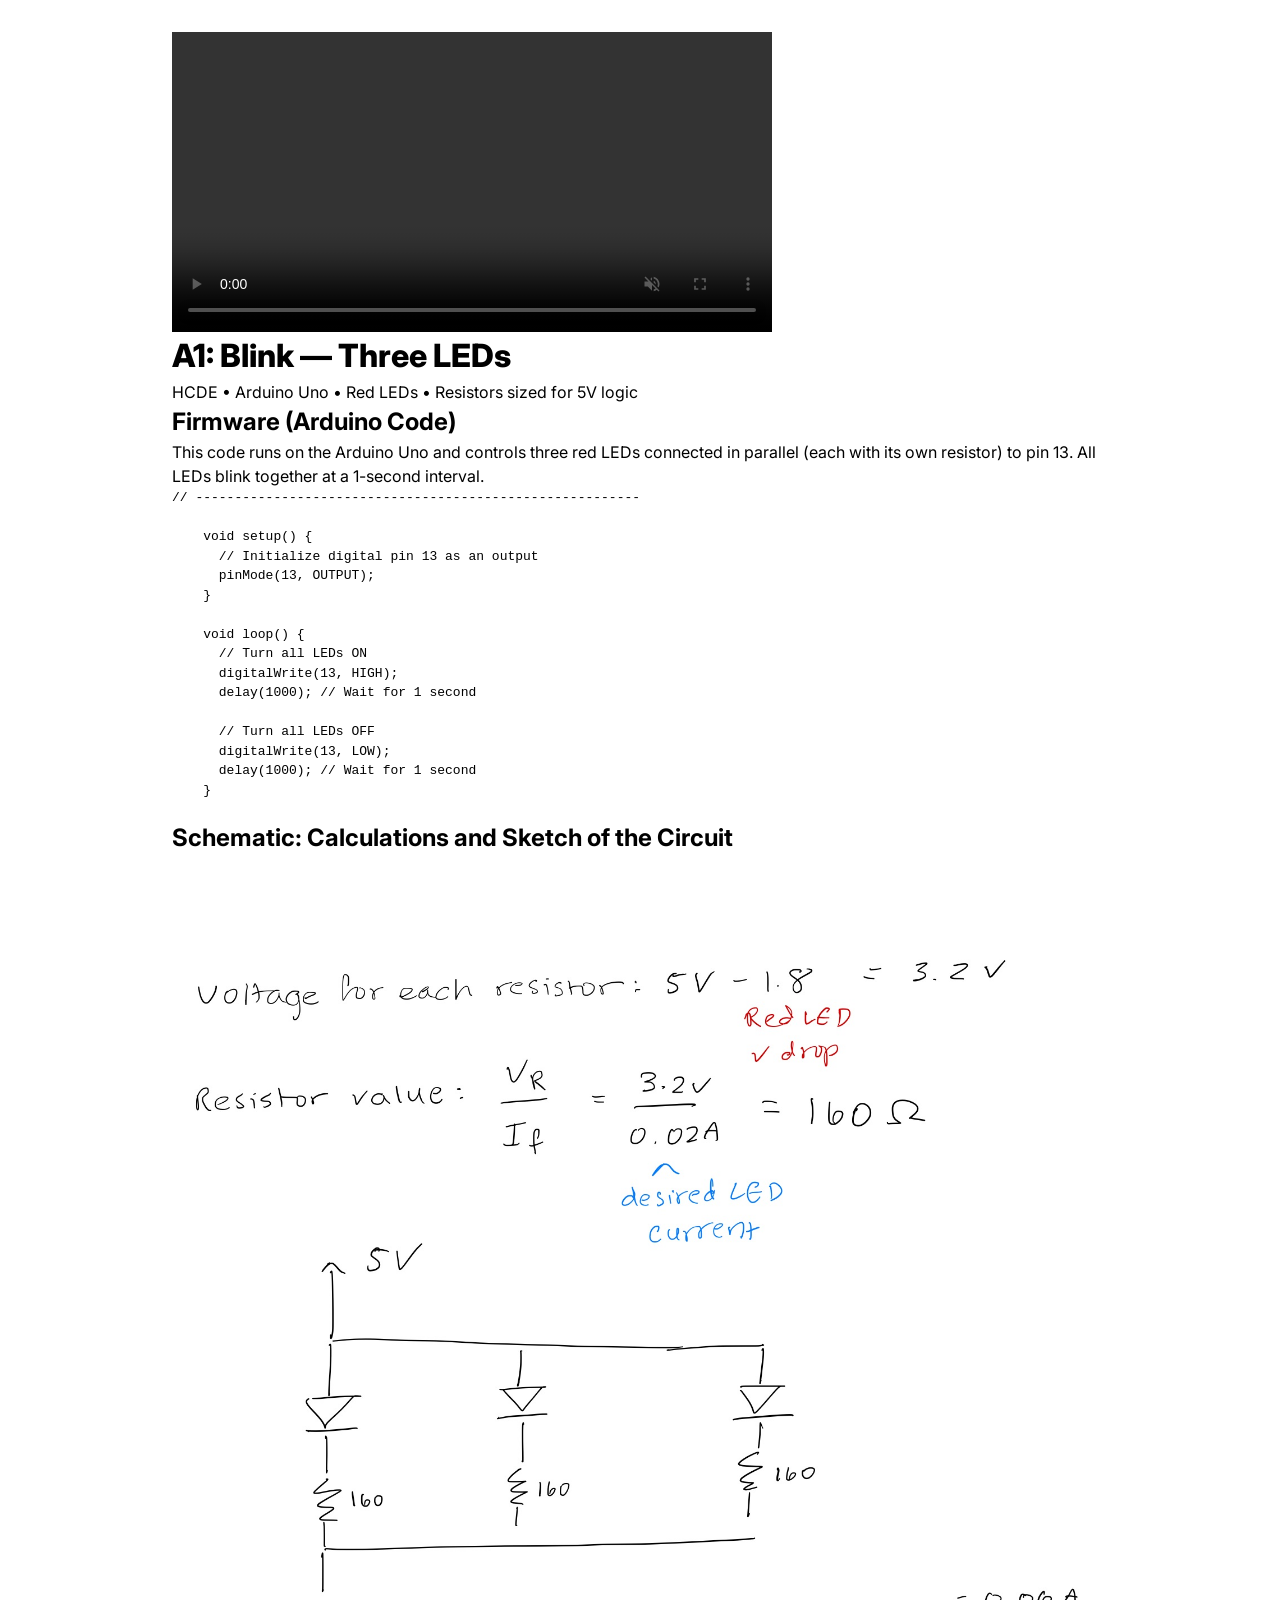
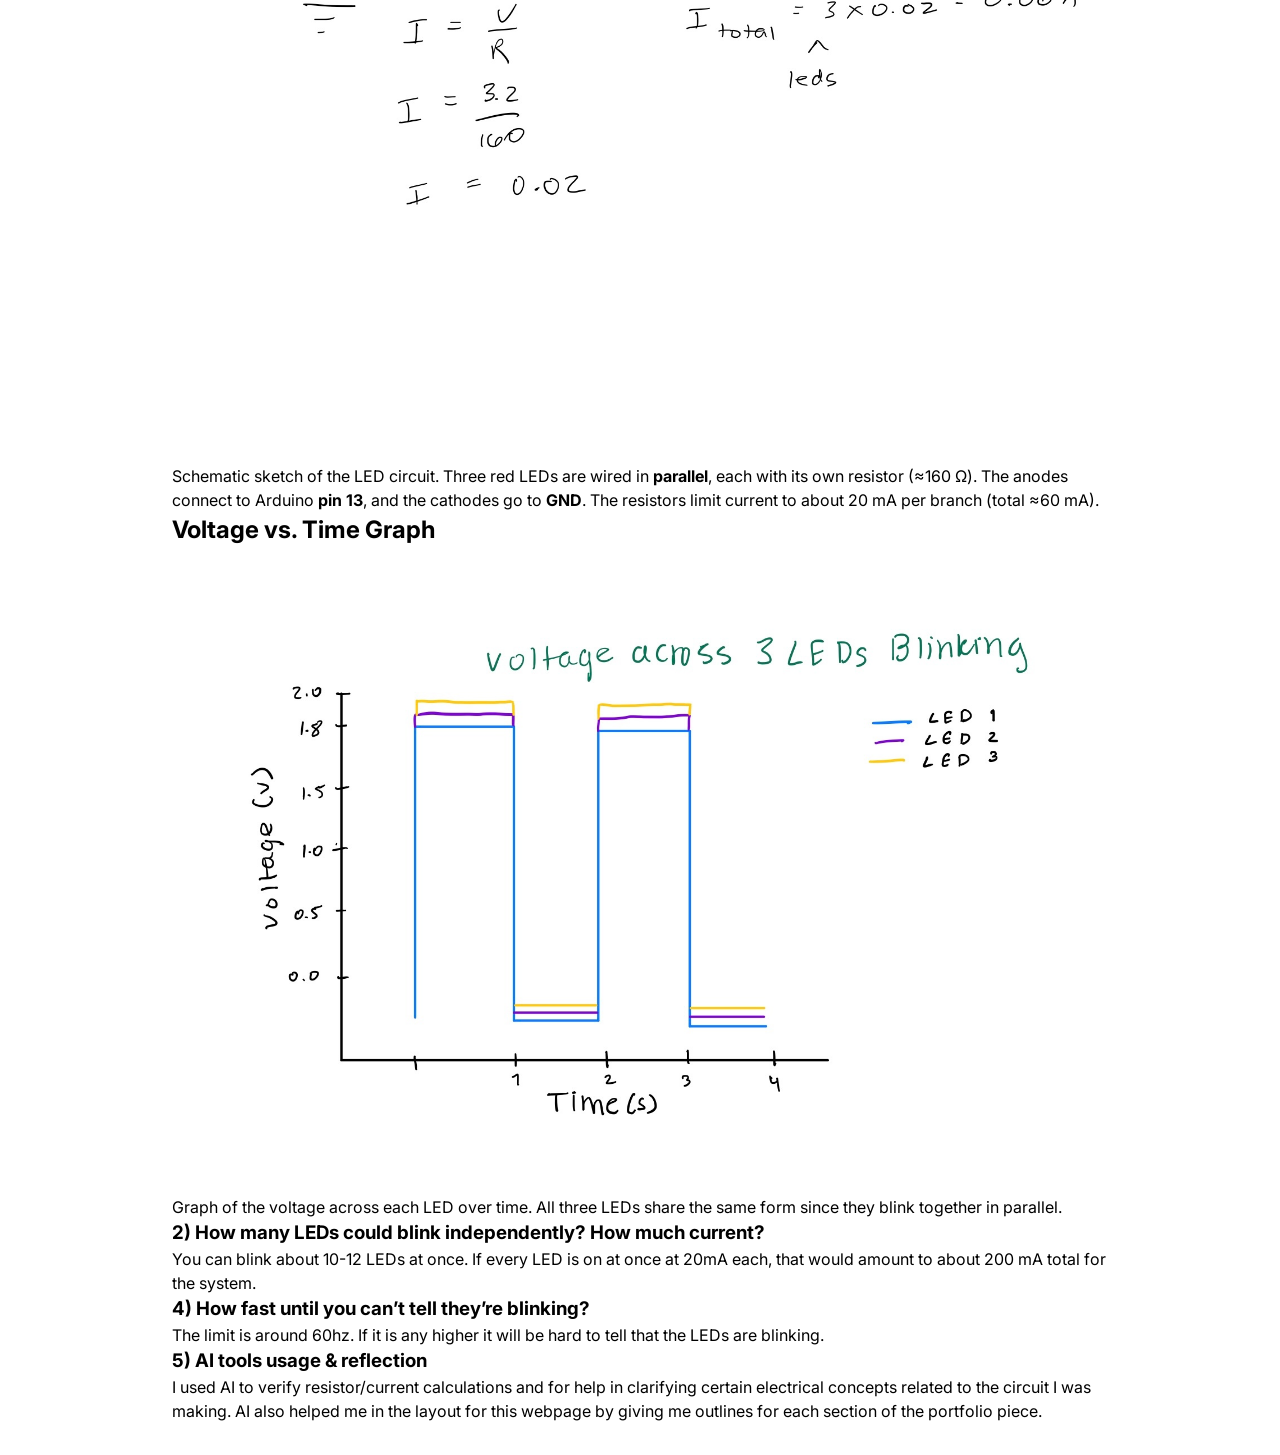
<file: a1.html>
<!DOCTYPE html>
<html>
  <head>
    <meta charset="utf-8" />
    <meta name="viewport" content="width=device-width, maximum-scale=1.0" />

    <title>A1: Blink</title>

    <link href="style.css" rel="stylesheet" type="text/css" />
    <header>
      <video width="600" controls autoplay loop muted>
        <source src="blink_video.mp4" type="video/mp4">
        Your browser does not support the video tag.
      </video>
      <div>
        <h1>A1: Blink — Three LEDs</h1>
        <p class="meta">HCDE • Arduino Uno • Red LEDs • Resistors sized for 5V logic</p>
      </div>
    </header>
    <section id="firmware">
      <h2>Firmware (Arduino Code)</h2>
      <p>
        This code runs on the Arduino Uno and controls three red LEDs connected in parallel
        (each with its own resistor) to pin 13. All LEDs blink together at a 1-second interval.
      </p>
    
      <pre><code>// ---------------------------------------------------------
    
    void setup() {
      // Initialize digital pin 13 as an output
      pinMode(13, OUTPUT);
    }
    
    void loop() {
      // Turn all LEDs ON
      digitalWrite(13, HIGH);
      delay(1000); // Wait for 1 second
    
      // Turn all LEDs OFF
      digitalWrite(13, LOW);
      delay(1000); // Wait for 1 second
    }
    </code></pre>
    </section>
    <section id="schematic">
      <h2> Schematic: Calculations and Sketch of the Circuit</h2>
      <img src="A1_schematic.jpg" 
      alt="Hand or software-drawn schematic showing three LEDs with resistors connected in parallel to Arduino pin 13" />
 <figcaption>
   Schematic sketch of the LED circuit. Three red LEDs are wired in <b>parallel</b>, each with its own resistor 
   (≈160&nbsp;Ω). The anodes connect to Arduino <b>pin&nbsp;13</b>, and the cathodes go to <b>GND</b>.
   The resistors limit current to about 20&nbsp;mA per branch (total ≈60&nbsp;mA).
 </figcaption>
</figure>
</section>

<!-- Graph -->
<section id="voltage-graph">
<h2>Voltage vs. Time Graph</h2>
<figure>
 <img src="A1_graph.jpg" 
      alt="Graph showing LED voltage alternating between 0 V and 1.8 V (Time vs Voltage)" />
 <figcaption>
   Graph of the voltage across each LED over time. All three LEDs share the same form since they blink 
   together in parallel.
 </figcaption>
</figure>
</section>

<h3>2) How many LEDs could blink independently? How much current?</h3>
<p>
  You can blink about 10-12 LEDs at once. If every LED is on at once at 20mA each, that would amount to about 200 mA total for the system.
</p>

<h3>4) How fast until you can’t tell they’re blinking?</h3>
<p>
  The limit is around 60hz. If it is any higher it will be hard to tell that the LEDs are blinking.
</p>

<h3>5) AI tools usage & reflection</h3>
<p>
  I used AI to verify resistor/current calculations and for help in clarifying certain electrical concepts related to the circuit I was making.
  AI also helped me in the layout for this webpage by giving me outlines for each section of the portfolio piece.
</p>
</section>

</html>
</file>
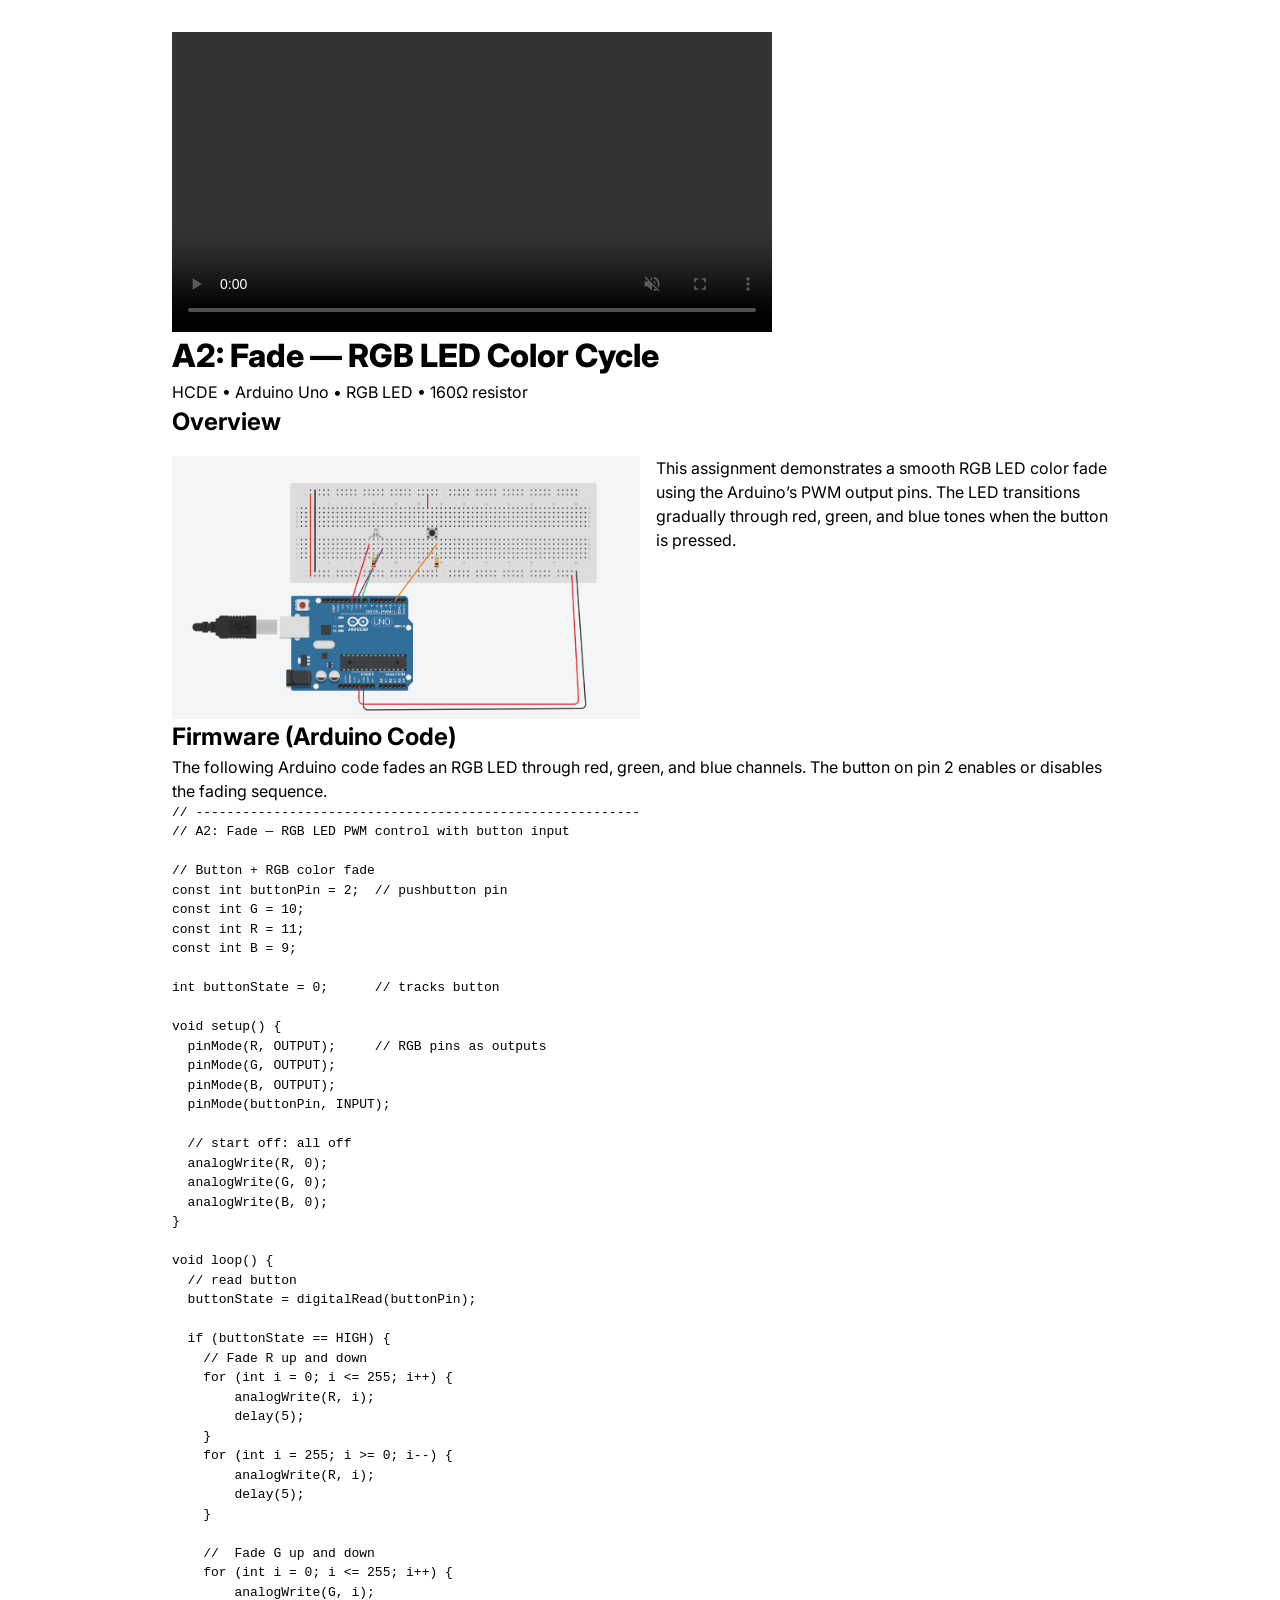
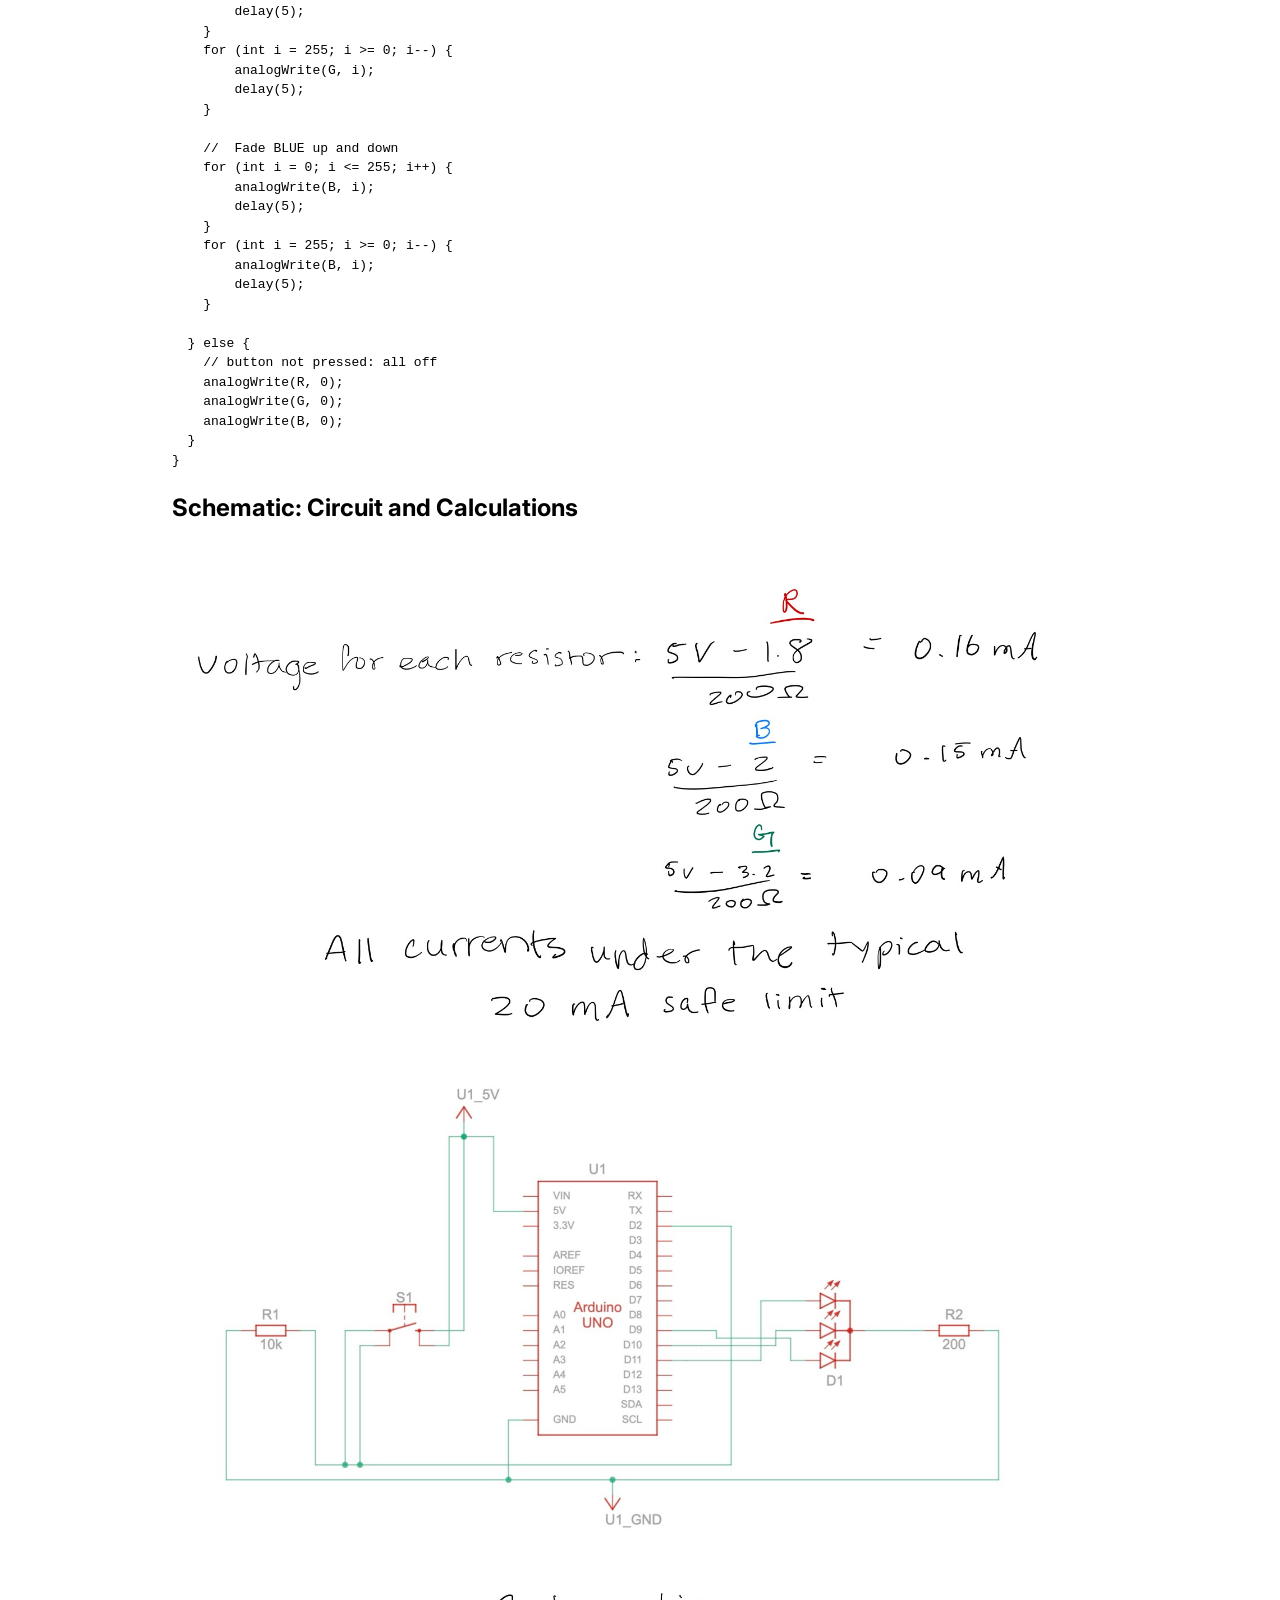
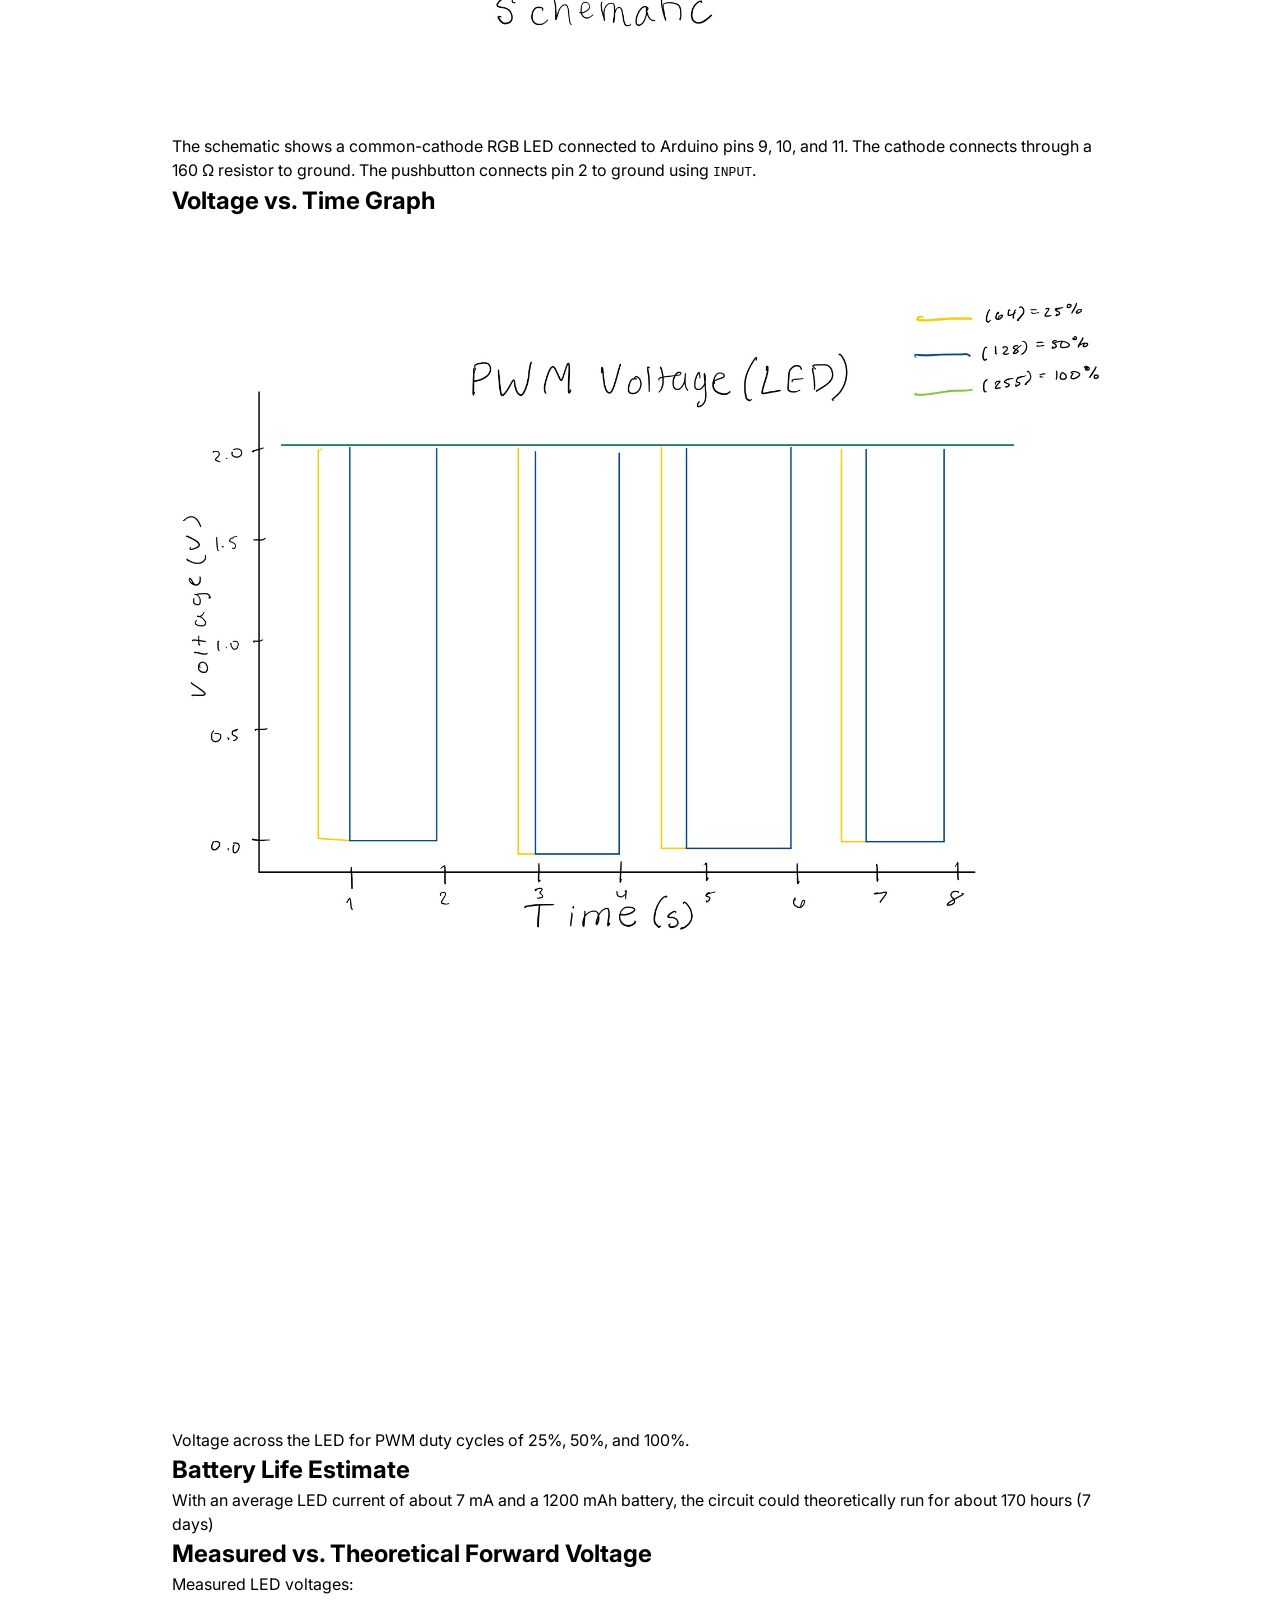
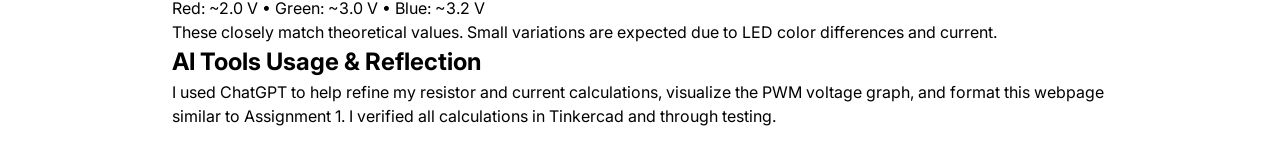
<file: a2.html>
<!DOCTYPE html>
<html>
  <head>
    <meta charset="utf-8" />
    <meta name="viewport" content="width=device-width, maximum-scale=1.0" />
    <title>A2: Fade</title>

    <link href="style.css" rel="stylesheet" type="text/css" />
  </head>

  <body>
    <!-- HEADER SECTION -->
    <header>
      <video width="600" controls autoplay loop muted>
        <source src="fade_video.mp4" type="video/mp4" />
        
      </video>
      <div>
        <h1>A2: Fade — RGB LED Color Cycle</h1>
        <p class="meta">HCDE • Arduino Uno • RGB LED • 160Ω resistor</p>
      </div>
    </header>

    <!-- DOCUMENTATION INTRO -->
    <section id="intro">
      <h2>Overview</h2>
      <div class="header">
        <img src="Cover_A2.jpg" alt="Example student photo or project image" />
        <p>
          This assignment demonstrates a smooth RGB LED color fade using the Arduino’s PWM
          output pins. The LED transitions gradually through red, green, and blue tones when
          the button is pressed.
        </p>
      </div>
    </section>

    <!-- FIRMWARE SECTION -->
    <section id="firmware">
      <h2>Firmware (Arduino Code)</h2>
      <p>
        The following Arduino code fades an RGB LED through red, green, and blue channels.
        The button on pin 2 enables or disables the fading sequence.
      </p>

      <pre><code>// ---------------------------------------------------------
// A2: Fade — RGB LED PWM control with button input

// Button + RGB color fade 
const int buttonPin = 2;  // pushbutton pin 
const int G = 10;   
const int R = 11;
const int B = 9;

int buttonState = 0;      // tracks button

void setup() {
  pinMode(R, OUTPUT);     // RGB pins as outputs
  pinMode(G, OUTPUT);
  pinMode(B, OUTPUT);
  pinMode(buttonPin, INPUT); 

  // start off: all off
  analogWrite(R, 0);
  analogWrite(G, 0);
  analogWrite(B, 0);
}

void loop() {
  // read button
  buttonState = digitalRead(buttonPin);

  if (buttonState == HIGH) {
    // Fade R up and down 
    for (int i = 0; i <= 255; i++) { 
     	analogWrite(R, i); 
      	delay(5); 
    }
    for (int i = 255; i >= 0; i--) {
    	analogWrite(R, i); 
      	delay(5); 
    }
    
    //  Fade G up and down 
    for (int i = 0; i <= 255; i++) {
    	analogWrite(G, i); 
      	delay(5); 
    }
    for (int i = 255; i >= 0; i--) {
    	analogWrite(G, i); 
      	delay(5); 
    }

    //  Fade BLUE up and down 
    for (int i = 0; i <= 255; i++) {
    	analogWrite(B, i); 
      	delay(5); 
    }
    for (int i = 255; i >= 0; i--) { 
    	analogWrite(B, i); 
      	delay(5); 
    }

  } else {
    // button not pressed: all off
    analogWrite(R, 0);
    analogWrite(G, 0);
    analogWrite(B, 0);
  }
}
      </code></pre>
    </section>

    <!-- SCHEMATIC SECTION -->
    <section id="schematic">
      <h2>Schematic: Circuit and Calculations</h2>
      <figure>
        <img src="A2_schematic.jpg" alt="Schematic showing button input and RGB LED with 160Ω resistor on common cathode" />
        <figcaption>
          The schematic shows a common-cathode RGB LED connected to Arduino pins 9, 10, and 11.
          The cathode connects through a 160&nbsp;Ω resistor to ground. The pushbutton connects
          pin&nbsp;2 to ground using <code>INPUT</code>.
        </figcaption>
      </figure>
    </section>

    <!-- GRAPH SECTION -->
    <section id="graph">
      <h2>Voltage vs. Time Graph</h2>
      <figure>
        <img src="A2_graph.jpg" alt="Graph of PWM voltage across LED vs time at different analogWrite levels" />
        <figcaption>
          Voltage across the LED for PWM duty cycles of 25%, 50%, and 100%. 
        </figcaption>
      </figure>
    </section>

    <!-- BATTERY LIFE SECTION -->
    <section id="battery">
      <h2>Battery Life Estimate</h2>
      <p>
        With an average LED current of about 7 mA and a 1200 mAh battery, the circuit
        could theoretically run for about 170 hours (7 days)
      </p>
    </section>

    <!-- FORWARD VOLTAGE SECTION -->
    <section id="forward-voltage">
      <h2>Measured vs. Theoretical Forward Voltage</h2>
      <p>
        Measured LED voltages:
        <br />Red: ~2.0 V • Green: ~3.0 V • Blue: ~3.2 V
      </p>
      <p>
        These closely match theoretical values. Small variations are expected due to LED color
        differences and current.
      </p>
    </section>

    <!-- AI REFLECTION -->
    <section id="ai">
      <h2>AI Tools Usage & Reflection</h2>
      <p>
        I used ChatGPT to help refine my resistor and current calculations, visualize the PWM
        voltage graph, and format this webpage similar to Assignment&nbsp;1. I verified all
        calculations in Tinkercad and through testing.
      </p>
    </section>
  </body>
</html>
</file>
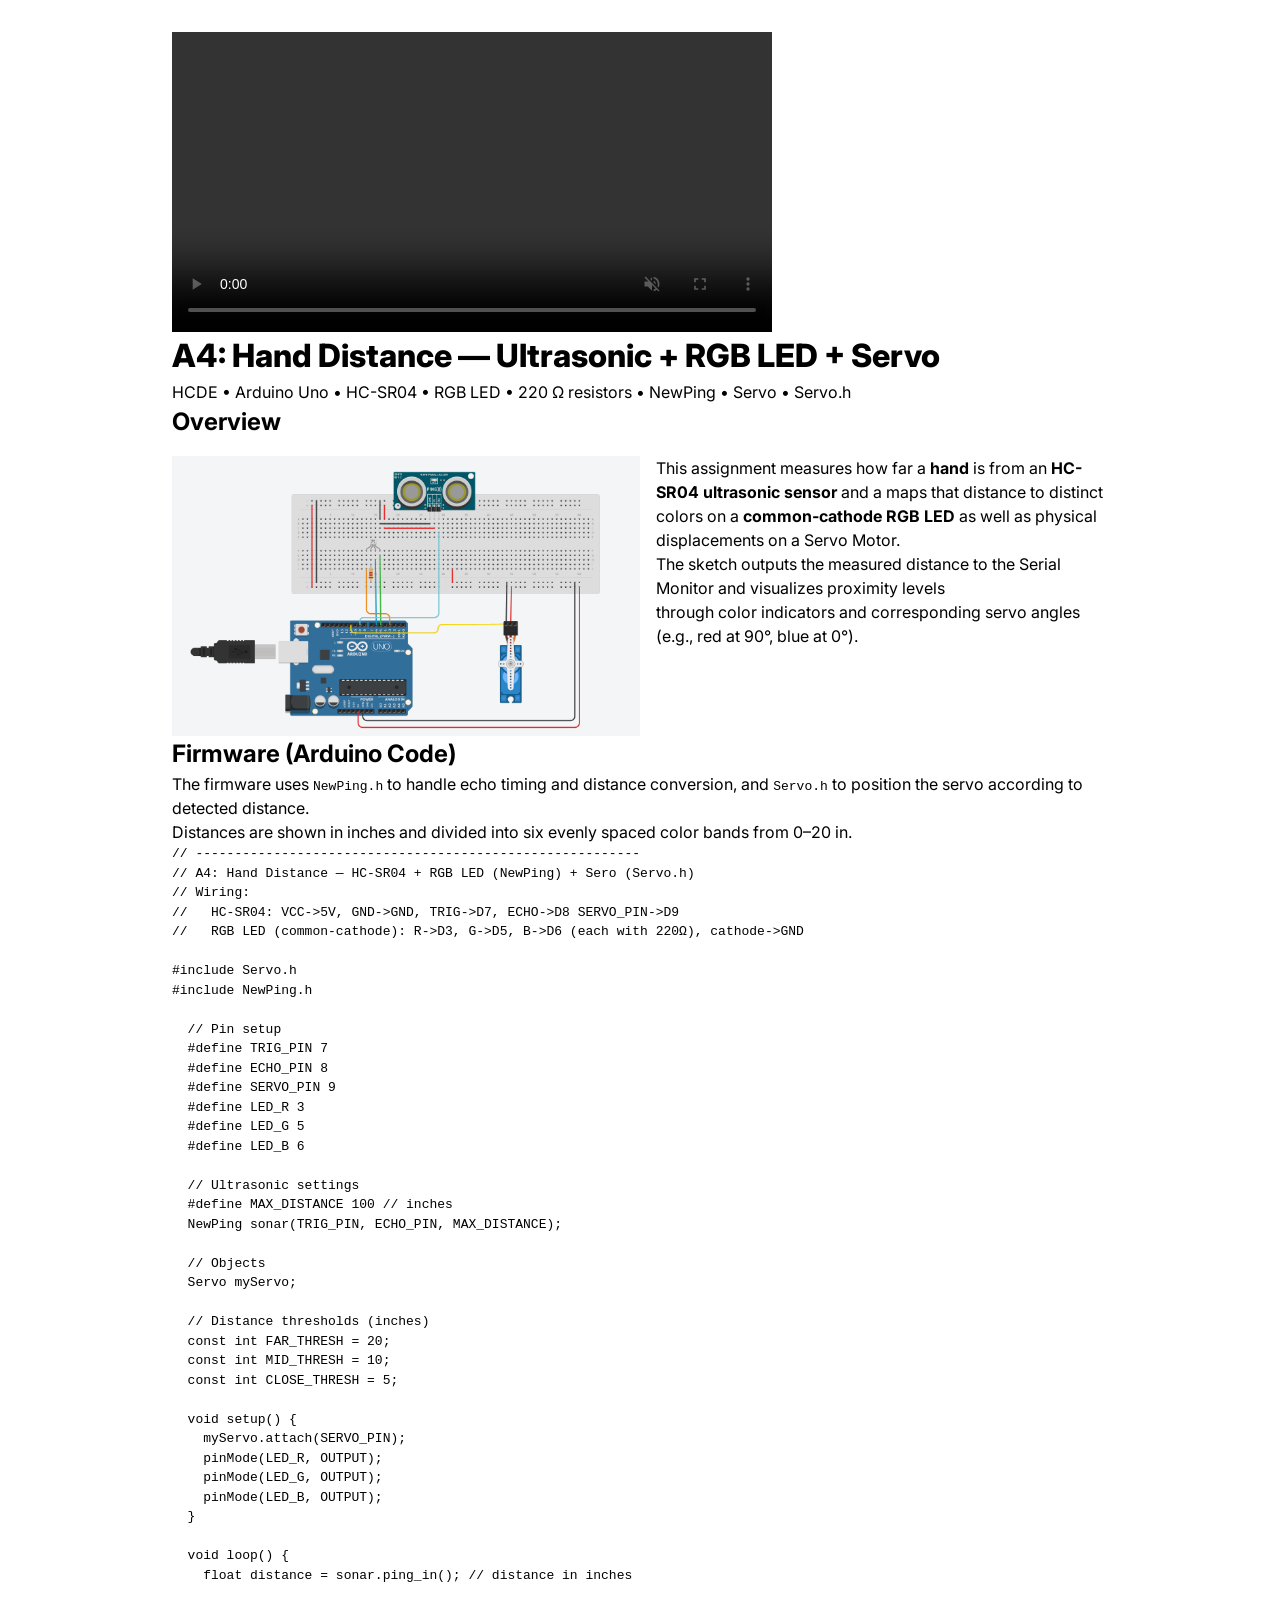
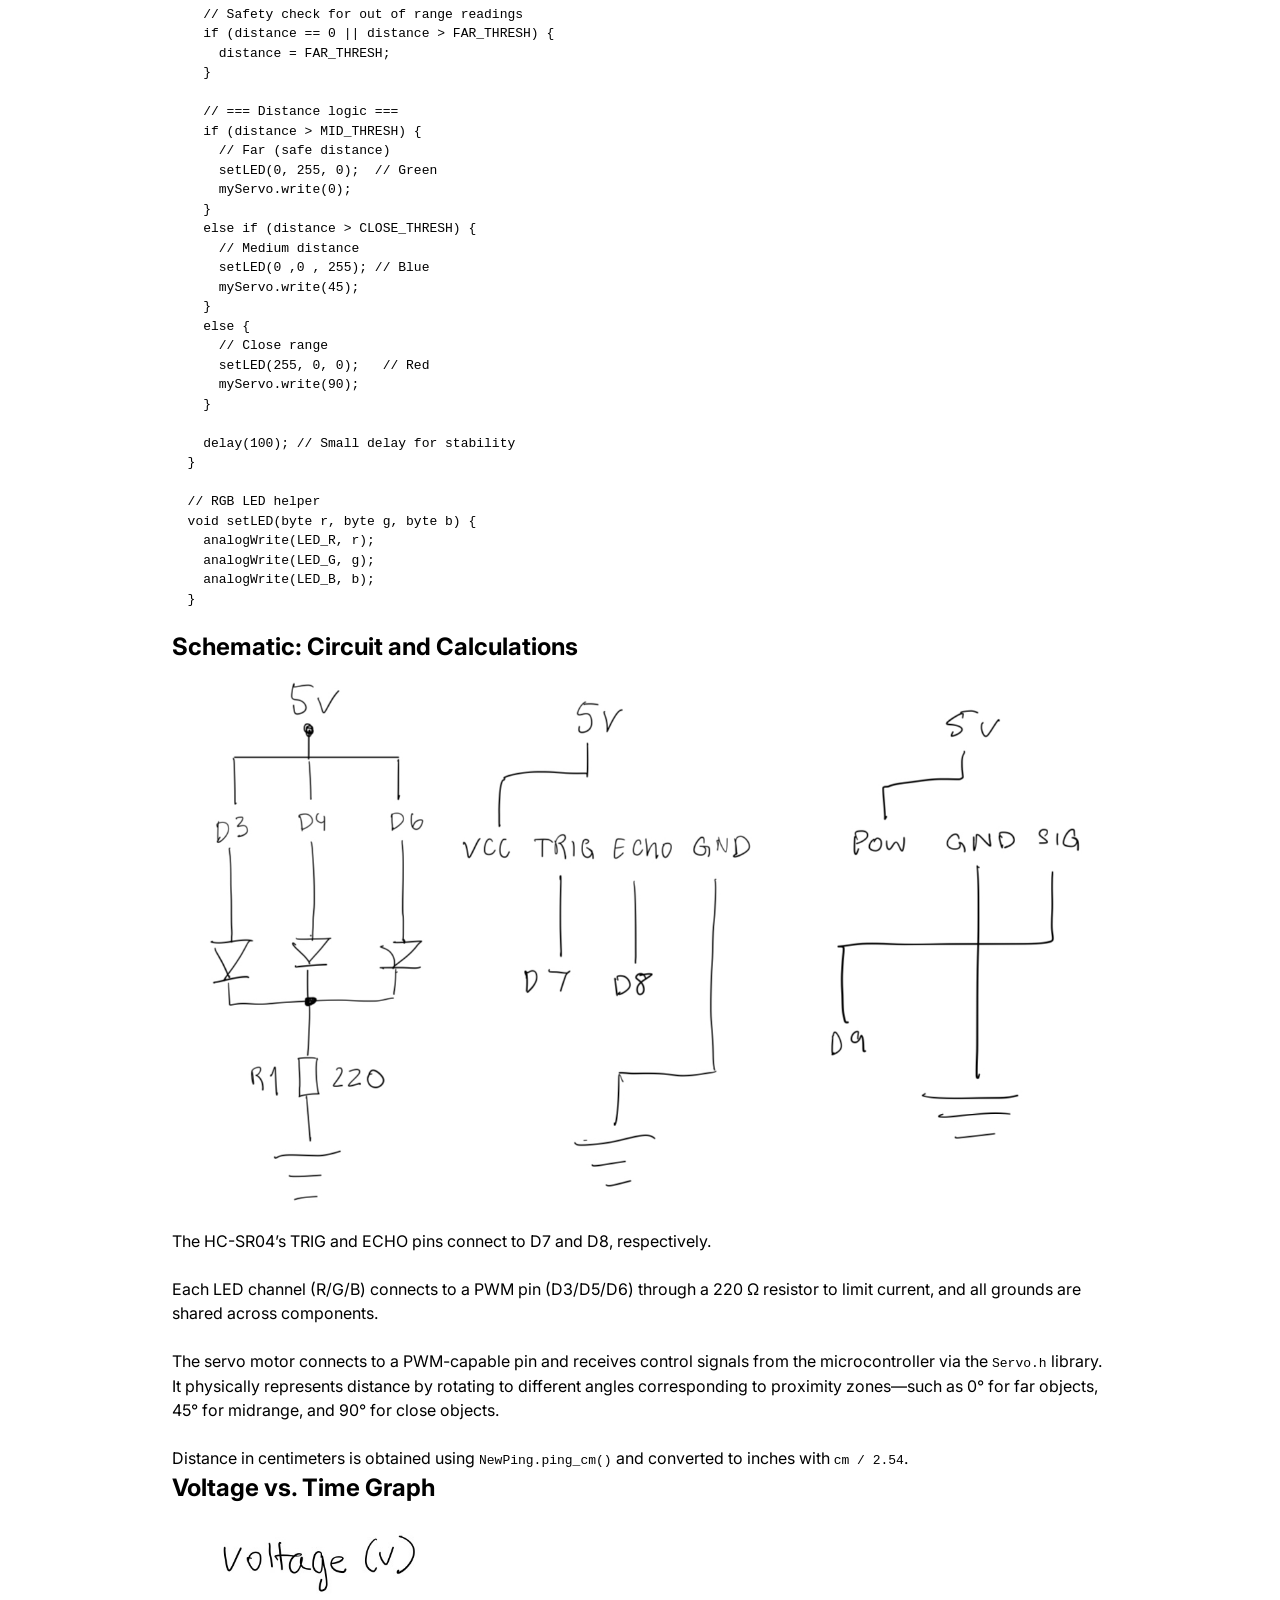
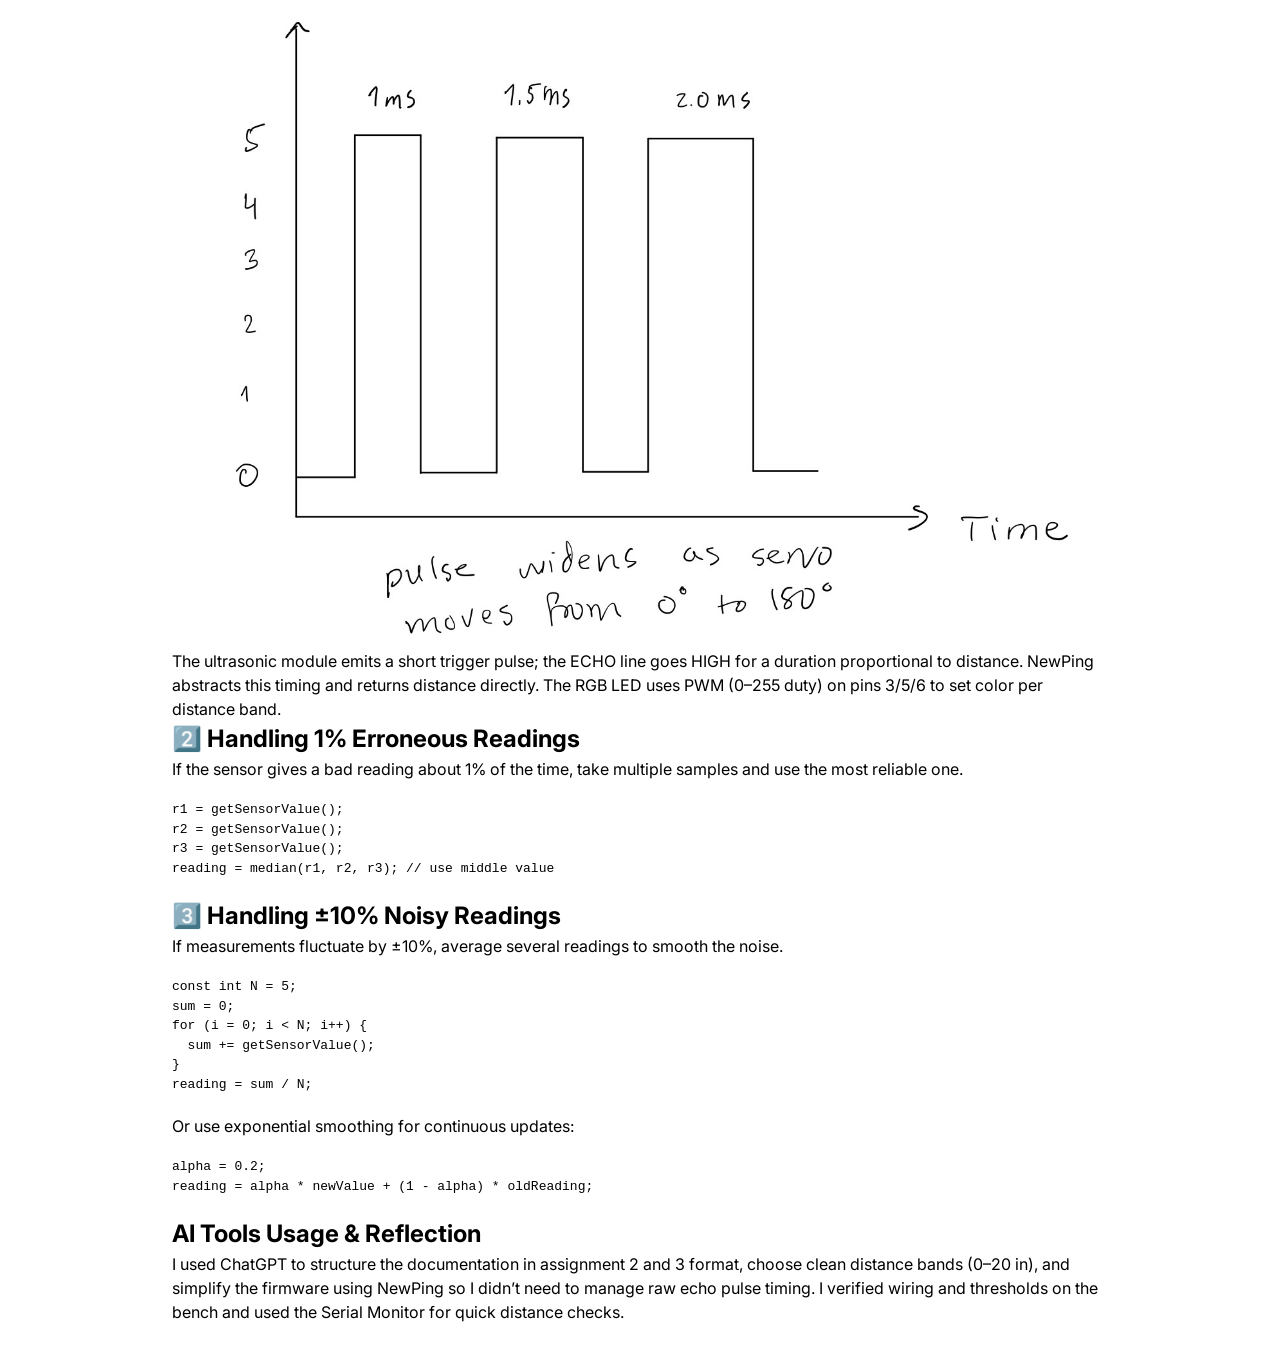
<file: a4.html>
<!DOCTYPE html>
<html>
  <head>
    <meta charset="utf-8" />
    <meta name="viewport" content="width=device-width, maximum-scale=1.0" />
    <title>A4: Hand Distance with Ultrasonic</title>

    <link href="style.css" rel="stylesheet" type="text/css" />
  </head>

  <body>
    <!-- HEADER SECTION -->
    <header>
      <video width="600" controls autoplay loop muted>
        <source src="a4_demo_video.mp4" type="video/mp4" />
      </video>
      <div>
        <h1>A4: Hand Distance — Ultrasonic + RGB LED + Servo</h1>
        <p class="meta">HCDE • Arduino Uno • HC-SR04 • RGB LED • 220 Ω resistors • NewPing • Servo • Servo.h </p>
      </div>
    </header>

    <!-- DOCUMENTATION INTRO -->
    <section id="intro">
      <h2>Overview</h2>
      <div class="header">
        <img src="a4_ss.jpg" alt="Project photo showing hand over HC-SR04 and RGB LED" />
        <p>
          This assignment measures how far a <strong>hand</strong> is from an
          <strong>HC-SR04 ultrasonic sensor</strong> and a maps that distance to distinct colors on a
          <strong>common-cathode RGB LED</strong> as well as physical displacements on a Servo Motor. <br>
          The sketch outputs the measured distance to the Serial Monitor and visualizes proximity levels <br>
          through color indicators and corresponding servo angles (e.g., red at 90°, blue at 0°).<br>
        </p>
      </div>
    </section>

    <!-- FIRMWARE SECTION -->
    <section id="firmware">
      <h2>Firmware (Arduino Code)</h2>
      <p>
        The firmware uses <code>NewPing.h</code> to handle echo timing and distance conversion, and <code>Servo.h</code> to position the servo according to detected distance.
        <br>Distances are shown in inches and divided into six evenly spaced color
        bands from 0–20&nbsp;in. 
      </p>

      <pre><code>// ---------------------------------------------------------
// A4: Hand Distance — HC-SR04 + RGB LED (NewPing) + Sero (Servo.h)
// Wiring:
//   HC-SR04: VCC->5V, GND->GND, TRIG->D7, ECHO->D8 SERVO_PIN->D9
//   RGB LED (common-cathode): R->D3, G->D5, B->D6 (each with 220Ω), cathode->GND

#include Servo.h
#include NewPing.h
  
  // Pin setup
  #define TRIG_PIN 7
  #define ECHO_PIN 8
  #define SERVO_PIN 9
  #define LED_R 3
  #define LED_G 5
  #define LED_B 6
  
  // Ultrasonic settings 
  #define MAX_DISTANCE 100 // inches
  NewPing sonar(TRIG_PIN, ECHO_PIN, MAX_DISTANCE);
  
  // Objects
  Servo myServo;
  
  // Distance thresholds (inches)
  const int FAR_THRESH = 20;
  const int MID_THRESH = 10;
  const int CLOSE_THRESH = 5;
  
  void setup() {
    myServo.attach(SERVO_PIN);
    pinMode(LED_R, OUTPUT);
    pinMode(LED_G, OUTPUT);
    pinMode(LED_B, OUTPUT);
  }
  
  void loop() {
    float distance = sonar.ping_in(); // distance in inches
  
    // Safety check for out of range readings
    if (distance == 0 || distance > FAR_THRESH) {
      distance = FAR_THRESH;
    }
  
    // === Distance logic ===
    if (distance > MID_THRESH) {
      // Far (safe distance)
      setLED(0, 255, 0);  // Green
      myServo.write(0);
    } 
    else if (distance > CLOSE_THRESH) {
      // Medium distance
      setLED(0 ,0 , 255); // Blue
      myServo.write(45);
    } 
    else {
      // Close range
      setLED(255, 0, 0);   // Red
      myServo.write(90);
    }
  
    delay(100); // Small delay for stability
  }
  
  // RGB LED helper
  void setLED(byte r, byte g, byte b) {
    analogWrite(LED_R, r);
    analogWrite(LED_G, g);
    analogWrite(LED_B, b);
  }
      </code></pre>
    </section>

    <!-- SCHEMATIC SECTION -->
    <section id="schematic">
      <h2>Schematic: Circuit and Calculations</h2>
      <figure>
        <img src="a4_schem.jpg" alt="Schematic showing HC-SR04 to pins 7/8 and RGB LED to pins 3/5/6 with 220Ω resistors" />
        <figcaption>
          The HC-SR04’s TRIG and ECHO pins connect to D7 and D8, respectively.<br><br>
          Each LED channel (R/G/B) connects to a PWM pin (D3/D5/D6) through a 220&nbsp;Ω resistor to limit current, and all grounds are shared across components.<br><br>
          The servo motor connects to a PWM-capable pin and receives control signals from the microcontroller via the <code>Servo.h</code> library.<br>
          It physically represents distance by rotating to different angles corresponding to proximity zones—such as 0° for far objects, 45° for midrange, and 90° for close objects.<br><br>
          Distance in centimeters is obtained using <code>NewPing.ping_cm()</code> and converted to inches with <code>cm / 2.54</code>.
        </figcaption>
      </figure>
    </section>

    <!-- GRAPH SECTION -->
    <section id="graph">
      <h2>Voltage vs. Time Graph</h2>
      <figure>
        <img src="a4_graph.jpg" alt="Sketch of ultrasonic echo timing vs time for two distances" />
        <figcaption>
          The ultrasonic module emits a short trigger pulse; the ECHO line goes HIGH for a duration
          proportional to distance. NewPing abstracts this timing and returns distance directly.
          The RGB LED uses PWM (0–255 duty) on pins 3/5/6 to set color per distance band.
        </figcaption>
      </figure>
    </section>

<!-- ERRONEOUS READINGS SECTION -->
<section id="erroneous-readings">
  <h2>2️⃣ Handling 1% Erroneous Readings</h2>
  <p>
    If the sensor gives a bad reading about 1% of the time, take multiple samples and use the most reliable one.
  </p>

  <pre><code>
r1 = getSensorValue();
r2 = getSensorValue();
r3 = getSensorValue();
reading = median(r1, r2, r3); // use middle value
  </code></pre>
</section>

<!-- NOISY READINGS SECTION -->
<section id="noisy-readings">
  <h2>3️⃣ Handling ±10% Noisy Readings</h2>
  <p>
    If measurements fluctuate by ±10%, average several readings to smooth the noise.
  </p>

  <pre><code>
const int N = 5;
sum = 0;
for (i = 0; i &lt; N; i++) {
  sum += getSensorValue();
}
reading = sum / N;
  </code></pre>

  <p>Or use exponential smoothing for continuous updates:</p>

  <pre><code>
alpha = 0.2;
reading = alpha * newValue + (1 - alpha) * oldReading;
  </code></pre>
</section>

    <!-- AI REFLECTION -->
    <section id="ai">
      <h2>AI Tools Usage & Reflection</h2>
      <p>
        I used ChatGPT to structure the documentation in assignment 2 and 3 format, choose clean distance
        bands (0–20 in), and simplify the firmware using NewPing so I didn’t need to manage raw
        echo pulse timing. I verified wiring and thresholds on the bench and used the Serial
        Monitor for quick distance checks.
      </p>
    </section>
  </body>
</html>
</file>
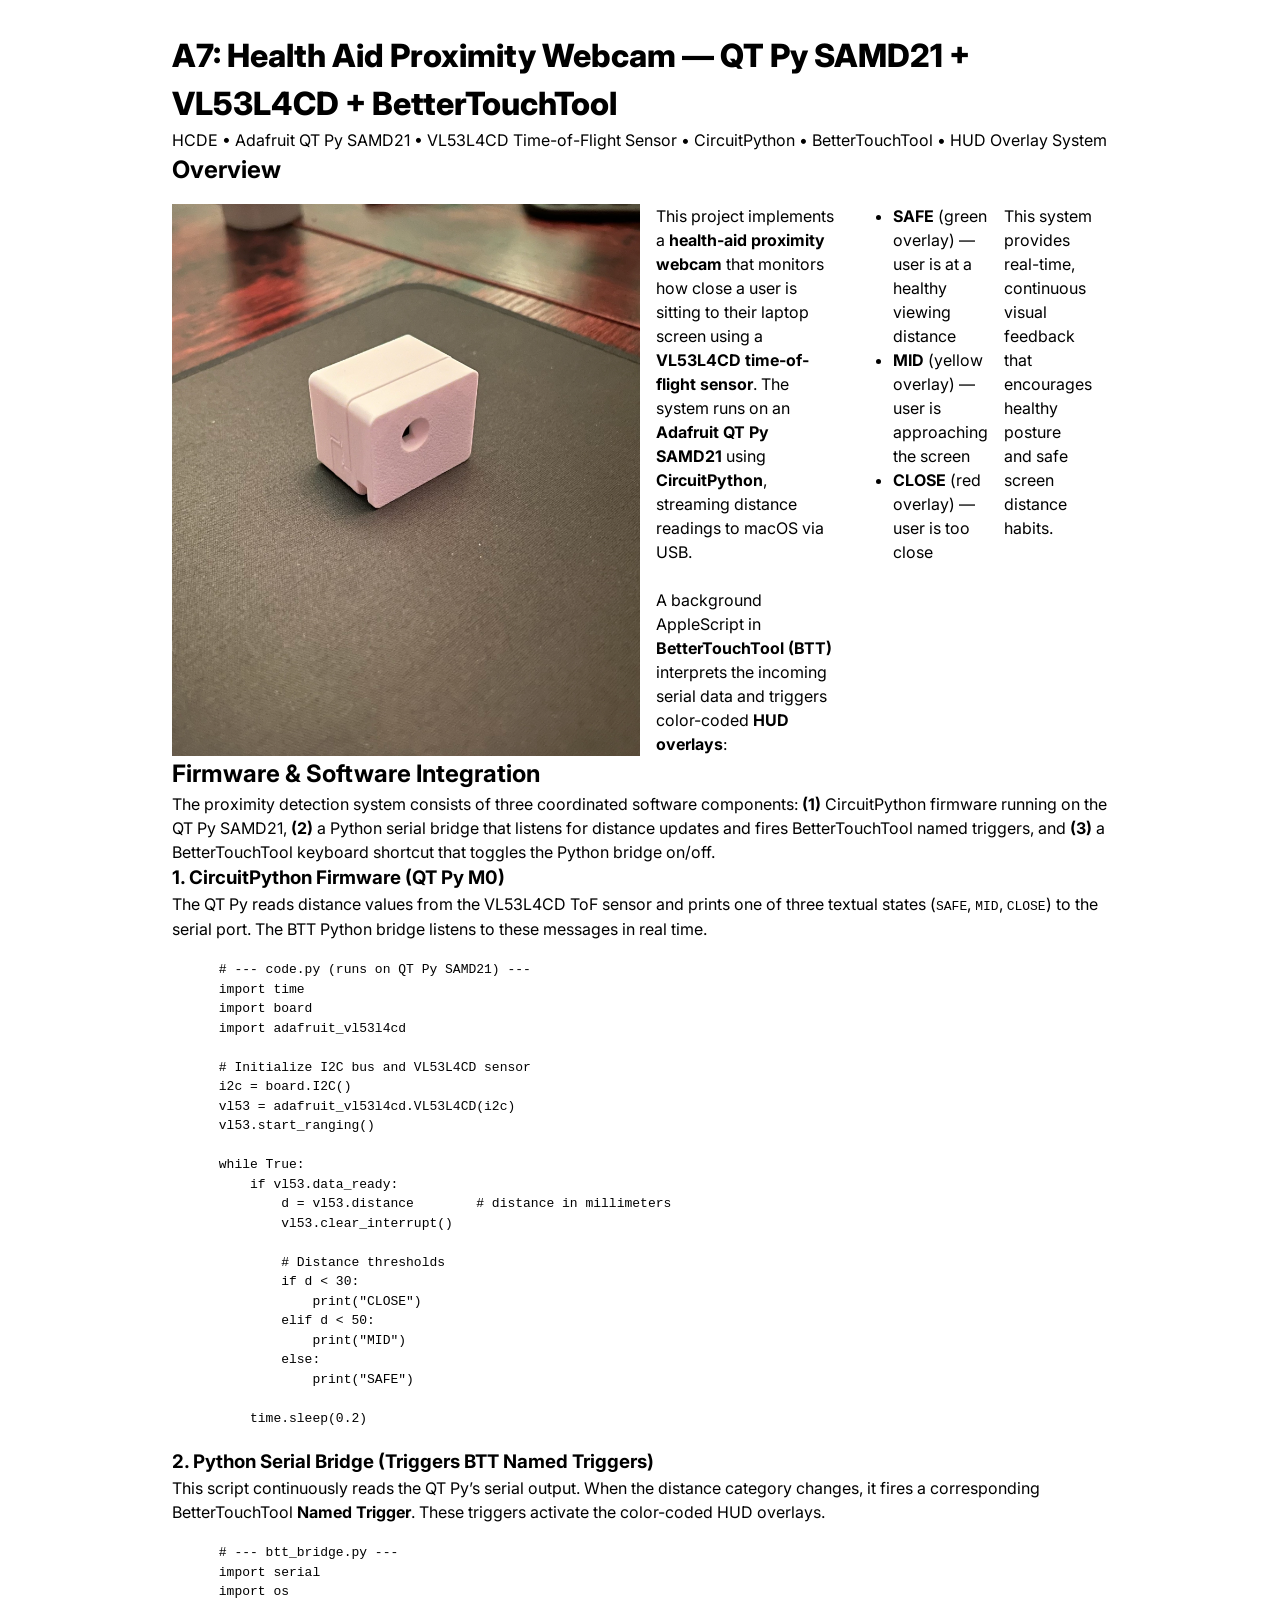
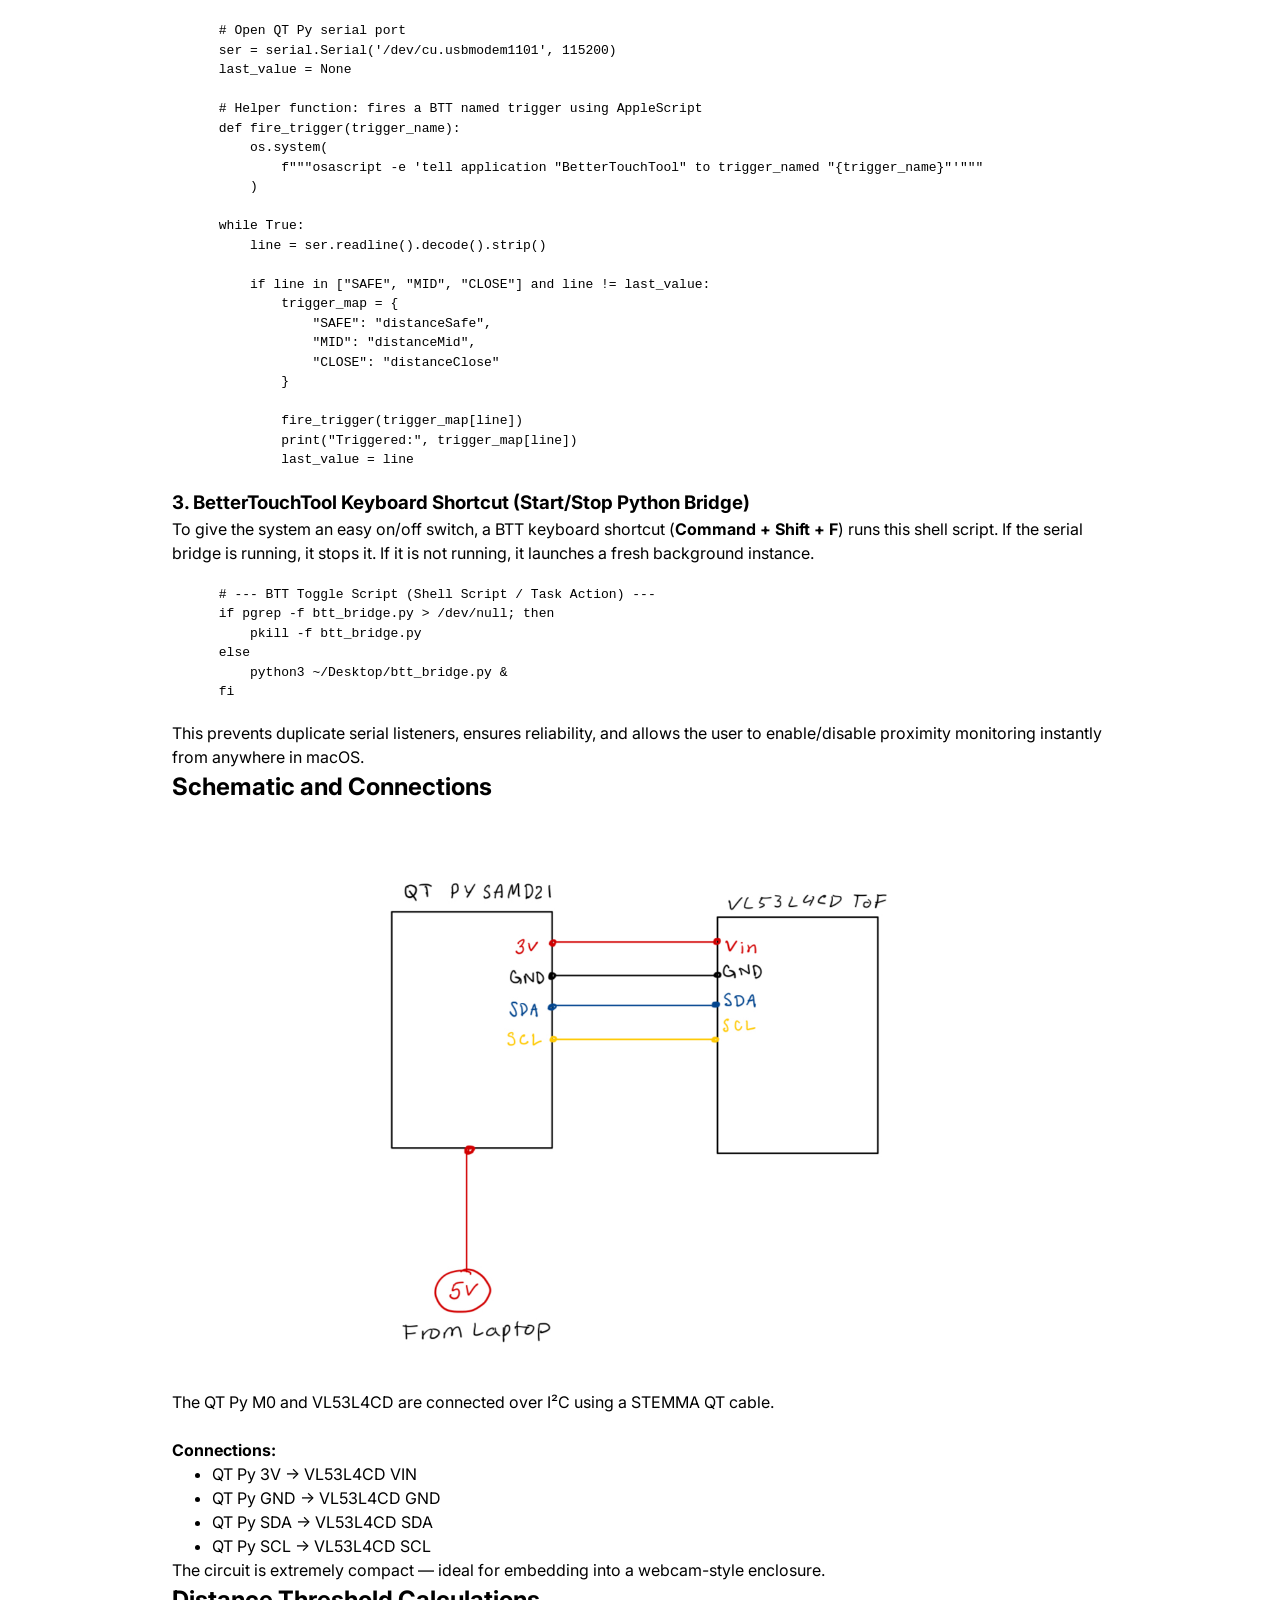
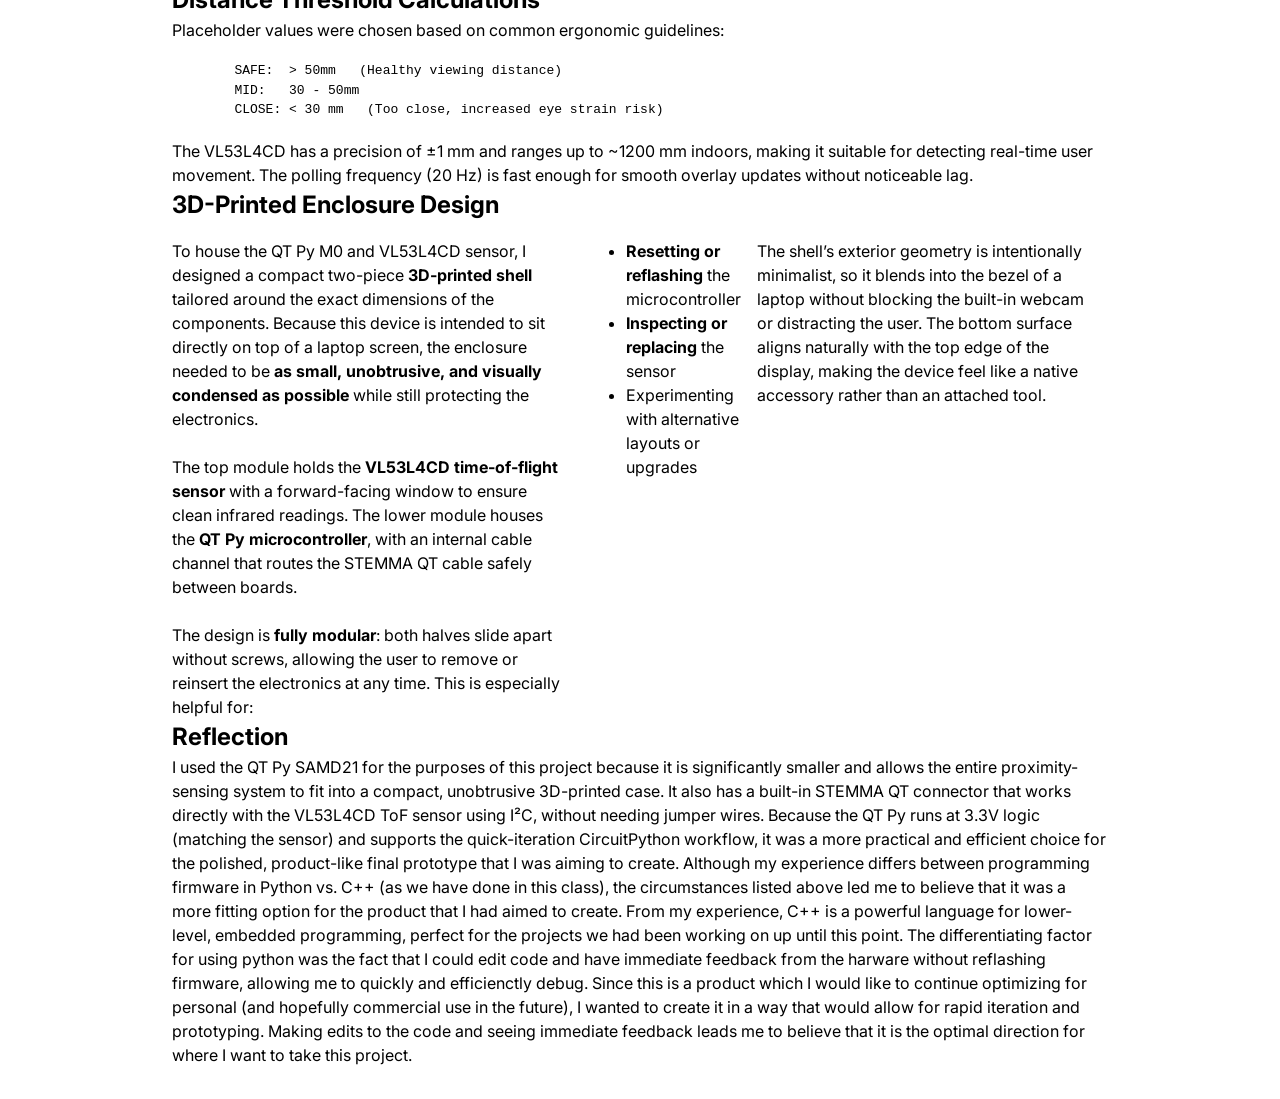
<file: a7.html>
<!DOCTYPE html>
<html>
  <head>
    <meta charset="utf-8" />
    <meta name="viewport" content="width=device-width, maximum-scale=1.0" />
    <title>Health Aid Proximity Webcam — ToF Sensor + BTT HUD Overlays</title>

    <link href="style.css" rel="stylesheet" type="text/css" />
  </head>

  <body>
    <!-- HEADER SECTION -->
    <header>
      <!-- <video width="600" controls autoplay loop muted>
        <source src="a7_demo.mp4" type="video/mp4" />
      </video> -->
      <div>
        <h1>A7: Health Aid Proximity Webcam — QT Py SAMD21 + VL53L4CD + BetterTouchTool</h1>
        <p class="meta">
          HCDE • Adafruit QT Py SAMD21 • VL53L4CD Time-of-Flight Sensor • CircuitPython • BetterTouchTool • HUD Overlay System
        </p>
      </div>
    </header>

    <!-- OVERVIEW SECTION -->
    <section id="intro">
      <h2>Overview</h2>
      <div class="header">
        <img src="cam_pic.png" alt="QT Py and VL53L4CD wired together using STEMMA QT cable" />
        <p>
          This project implements a <strong>health-aid proximity webcam</strong> that monitors how
          close a user is sitting to their laptop screen using a <strong>VL53L4CD time-of-flight
          sensor</strong>. The system runs on an <strong>Adafruit QT Py SAMD21</strong> using
          <strong>CircuitPython</strong>, streaming distance readings to macOS via USB.
          <br /><br />
          A background AppleScript in <strong>BetterTouchTool (BTT)</strong> interprets the
          incoming serial data and triggers color-coded <strong>HUD overlays</strong>:
          <br />
          <ul>
            <li><strong>SAFE</strong> (green overlay) — user is at a healthy viewing distance</li>
            <li><strong>MID</strong> (yellow overlay) — user is approaching the screen</li>
            <li><strong>CLOSE</strong> (red overlay) — user is too close</li>
          </ul>
          This system provides real-time, continuous visual feedback that encourages healthy posture
          and safe screen distance habits.
        </p>
      </div>
    </section>

    <section id="firmware">
        <h2>Firmware & Software Integration</h2>
        <p>
          The proximity detection system consists of three coordinated software components:
          <strong>(1)</strong> CircuitPython firmware running on the QT Py SAMD21, 
          <strong>(2)</strong> a Python serial bridge that listens for distance updates and fires BetterTouchTool named triggers, and
          <strong>(3)</strong> a BetterTouchTool keyboard shortcut that toggles the Python bridge on/off.
        </p>
      
        <!-- CIRCUITPYTHON FIRMWARE -->
        <h3>1. CircuitPython Firmware (QT Py M0)</h3>
        <p>
          The QT Py reads distance values from the VL53L4CD ToF sensor and prints one of three textual
          states (<code>SAFE</code>, <code>MID</code>, <code>CLOSE</code>) to the serial port. The BTT
          Python bridge listens to these messages in real time.
        </p>
      
        <pre><code>
      # --- code.py (runs on QT Py SAMD21) ---
      import time
      import board
      import adafruit_vl53l4cd
      
      # Initialize I2C bus and VL53L4CD sensor
      i2c = board.I2C()
      vl53 = adafruit_vl53l4cd.VL53L4CD(i2c)
      vl53.start_ranging()
      
      while True:
          if vl53.data_ready:
              d = vl53.distance        # distance in millimeters
              vl53.clear_interrupt()
      
              # Distance thresholds
              if d < 30:
                  print("CLOSE")
              elif d < 50:
                  print("MID")
              else:
                  print("SAFE")
      
          time.sleep(0.2)
        </code></pre>
      
        <!-- PYTHON BRIDGE SECTION -->
        <h3>2. Python Serial Bridge (Triggers BTT Named Triggers)</h3>
        <p>
          This script continuously reads the QT Py’s serial output. When the distance category changes,
          it fires a corresponding BetterTouchTool <strong>Named Trigger</strong>.  
          These triggers activate the color-coded HUD overlays.
        </p>
      
        <pre><code>
      # --- btt_bridge.py ---
      import serial
      import os
      
      # Open QT Py serial port
      ser = serial.Serial('/dev/cu.usbmodem1101', 115200)
      last_value = None
      
      # Helper function: fires a BTT named trigger using AppleScript
      def fire_trigger(trigger_name):
          os.system(
              f"""osascript -e 'tell application "BetterTouchTool" to trigger_named "{trigger_name}"'"""
          )
      
      while True:
          line = ser.readline().decode().strip()
      
          if line in ["SAFE", "MID", "CLOSE"] and line != last_value:
              trigger_map = {
                  "SAFE": "distanceSafe",
                  "MID": "distanceMid",
                  "CLOSE": "distanceClose"
              }
      
              fire_trigger(trigger_map[line])
              print("Triggered:", trigger_map[line])
              last_value = line
        </code></pre>
      
        <!-- KEYBOARD SHORTCUT TOGGLE -->
        <h3>3. BetterTouchTool Keyboard Shortcut (Start/Stop Python Bridge)</h3>
        <p>
          To give the system an easy on/off switch, a BTT keyboard shortcut 
          (<strong>Command + Shift + F</strong>) runs this shell script.  
          If the serial bridge is running, it stops it.  
          If it is not running, it launches a fresh background instance.
        </p>
      
        <pre><code>
      # --- BTT Toggle Script (Shell Script / Task Action) ---
      if pgrep -f btt_bridge.py > /dev/null; then
          pkill -f btt_bridge.py
      else
          python3 ~/Desktop/btt_bridge.py &
      fi
        </code></pre>
      
        <p>
          This prevents duplicate serial listeners, ensures reliability, and allows the user
          to enable/disable proximity monitoring instantly from anywhere in macOS.
        </p>
      </section>      

    <!-- SCHEMATIC SECTION -->
    <section id="schematic">
      <h2>Schematic and Connections</h2>
      <figure>
        <img src="a7_schem.jpg" alt="Schematic for QT Py M0 + VL53L4CD wiring" />
        <figcaption>
          The QT Py M0 and VL53L4CD are connected over I²C using a STEMMA QT cable.
          <br /><br />
          <strong>Connections:</strong>
          <ul>
            <li>QT Py 3V → VL53L4CD VIN</li>
            <li>QT Py GND → VL53L4CD GND</li>
            <li>QT Py SDA → VL53L4CD SDA</li>
            <li>QT Py SCL → VL53L4CD SCL</li>
          </ul>
          The circuit is extremely compact — ideal for embedding into a webcam-style enclosure.
        </figcaption>
      </figure>
    </section>

    <!-- CALCULATIONS SECTION -->
    <section id="calculations">
      <h2>Distance Threshold Calculations</h2>
      <p>
        Placeholder values were chosen based on common ergonomic guidelines:
      </p>

      <pre><code>
        SAFE:  > 50mm   (Healthy viewing distance)
        MID:   30 - 50mm
        CLOSE: < 30 mm   (Too close, increased eye strain risk)
      </code></pre>

      <p>
        The VL53L4CD has a precision of ±1 mm and ranges up to ~1200 mm indoors, making it suitable
        for detecting real-time user movement. The polling frequency (20 Hz) is fast enough for smooth
        overlay updates without noticeable lag.
      </p>
    </section>

    <section id="enclosure">
        <h2>3D-Printed Enclosure Design</h2>
        <div class="header">
          <p>
            To house the QT Py M0 and VL53L4CD sensor, I designed a compact two-piece 
            <strong>3D-printed shell</strong> tailored around the exact dimensions of the components.
            Because this device is intended to sit directly on top of a laptop screen, the enclosure
            needed to be <strong>as small, unobtrusive, and visually condensed as possible</strong> while
            still protecting the electronics.
            <br /><br />
      
            The top module holds the <strong>VL53L4CD time-of-flight sensor</strong> with a forward-facing
            window to ensure clean infrared readings. The lower module houses the 
            <strong>QT Py microcontroller</strong>, with an internal cable channel that routes the STEMMA QT
            cable safely between boards.
            <br /><br />
      
            The design is <strong>fully modular</strong>: both halves slide apart without screws, allowing
            the user to remove or reinsert the electronics at any time. This is especially helpful for:
            <ul>
              <li><strong>Resetting or reflashing</strong> the microcontroller</li>
              <li><strong>Inspecting or replacing</strong> the sensor</li>
              <li>Experimenting with alternative layouts or upgrades</li>
            </ul>
      
            The shell’s exterior geometry is intentionally minimalist, so it blends into the bezel of a
            laptop without blocking the built-in webcam or distracting the user. The bottom surface aligns
            naturally with the top edge of the display, making the device feel like a native accessory
            rather than an attached tool.
          </p>
        </div>
      </section>

    <!-- REFLECTION SECTION -->
    <section id="ref">
      <h2>Reflection</h2>
      <p>
        I used the QT Py SAMD21 for the purposes of this project because it is significantly smaller and
        allows the entire proximity-sensing system to fit into a compact, unobtrusive 3D-printed case.
        It also has a built-in STEMMA QT connector that works directly with the VL53L4CD ToF sensor
        using I²C, without needing jumper wires. Because the QT Py runs at 3.3V logic (matching the sensor) 
        and supports the quick-iteration CircuitPython workflow, it was a more practical and efficient choice
        for the polished, product-like final prototype that I was aiming to create.
        Although my experience differs between programming firmware in Python vs. C++ (as we have done in this class),
        the circumstances listed above led me to believe that it was a more fitting option for the product that I had 
        aimed to create. From my experience, C++ is a powerful language for lower-level, embedded programming, 
        perfect for the projects we had been working on up until this point. The differentiating factor for using python
        was the fact that I could edit code and have immediate feedback from the harware without reflashing firmware,
        allowing me to quickly and efficienctly debug.
        Since this is a product which I would like to continue optimizing for personal (and hopefully commercial use in the future),
        I wanted to create it in a way that would allow for rapid iteration and prototyping. Making edits to the code and seeing
        immediate feedback leads me to believe that it is the optimal direction for where I want to take this project.
      </p>
    </section>

  </body>
</html>
</file>
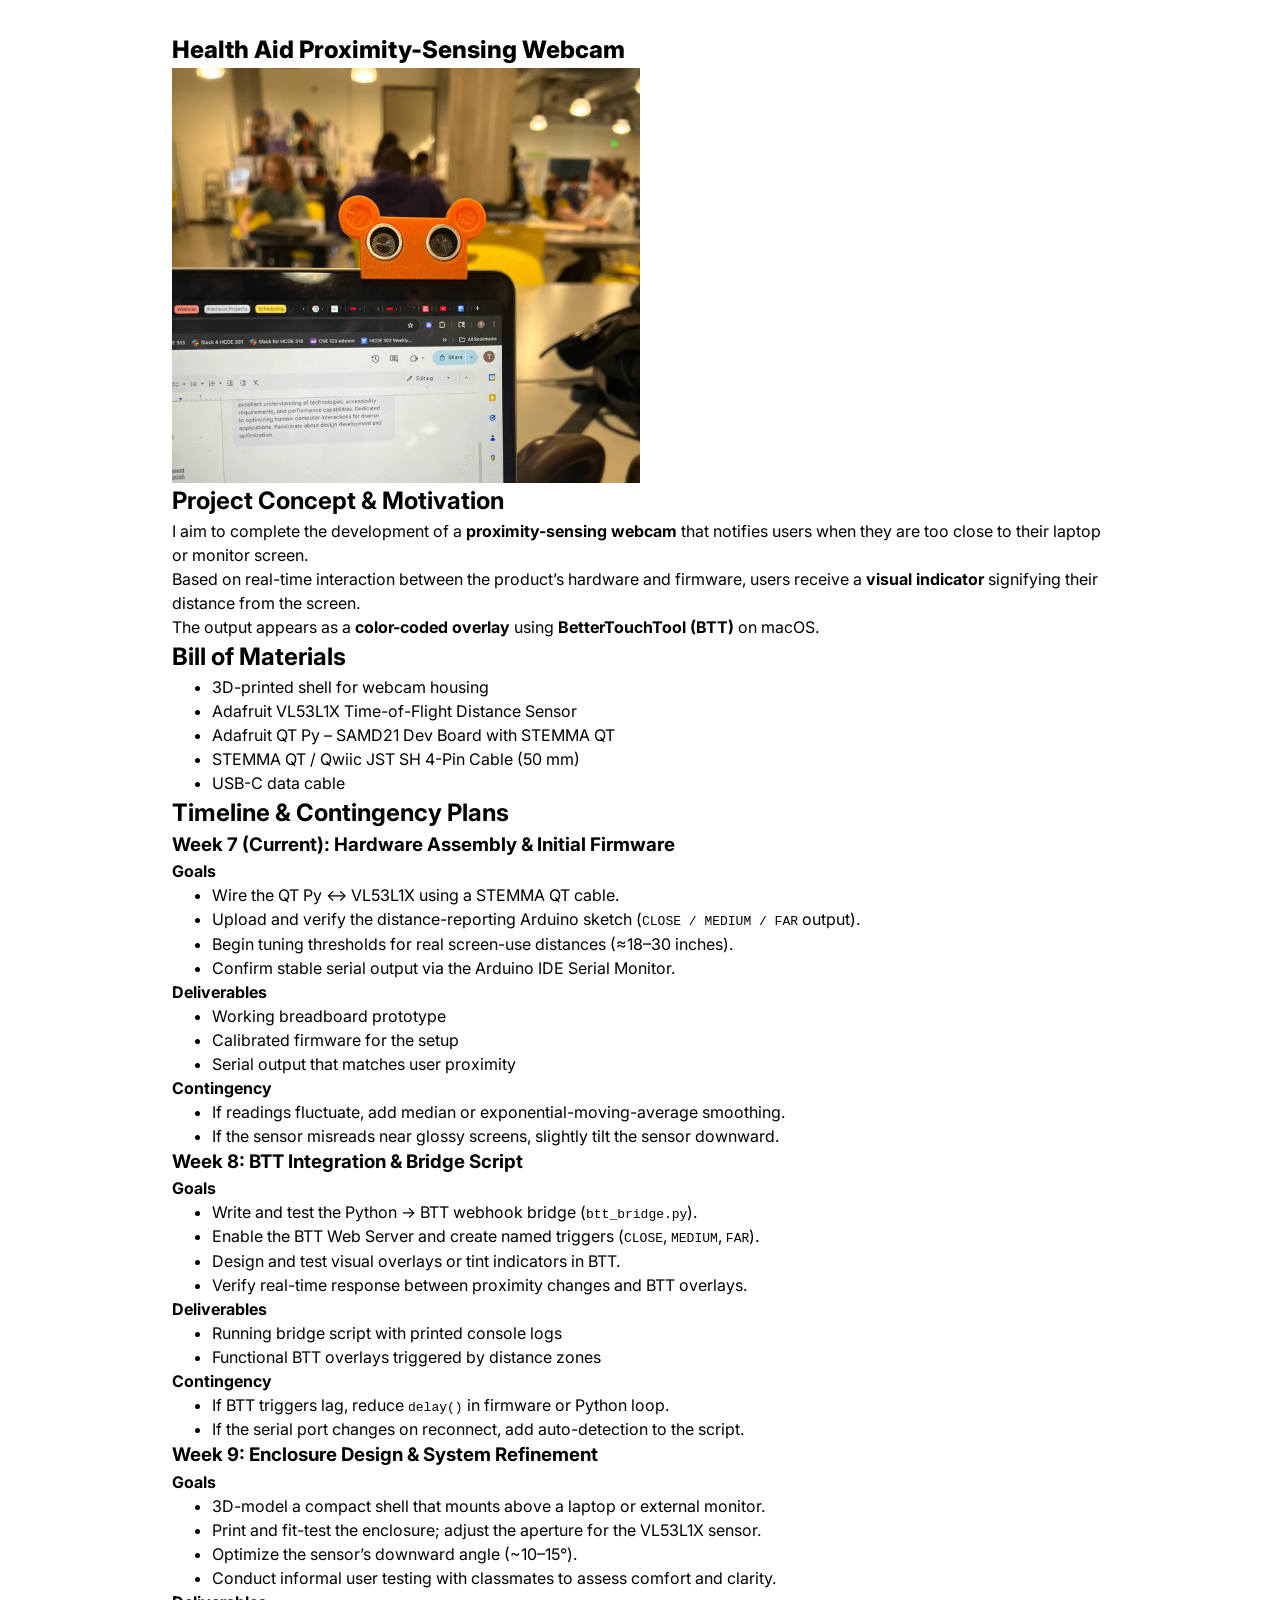
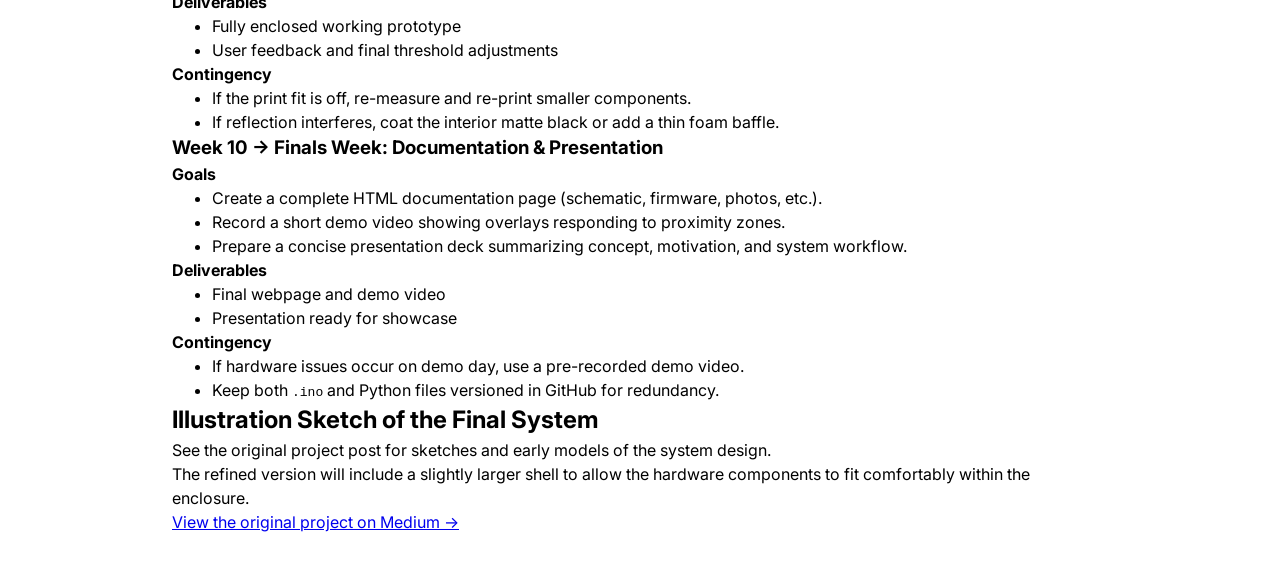
<file: proposal.html>
<!-- FINAL PROJECT SECTION -->
<!DOCTYPE html>
<html>
  <head>
    <meta charset="utf-8" />
    <meta name="viewport" content="width=device-width, maximum-scale=1.0" />
    <title>A2: Hand Distance with Ultrasonic</title>

    <link href="style.css" rel="stylesheet" type="text/css" />
  </head>


<section id="project">
    <h1>Health Aid Proximity-Sensing Webcam</h1>
    <img 
    src="proxi_cam.jpg" 
    alt="Project photo showing the model of the proximity sensing webcam" 
    width="50%" />
    <!-- CONCEPT -->
    <h2>Project Concept & Motivation</h2>
    <p>
      I aim to complete the development of a <b>proximity-sensing webcam</b> that notifies users when
      they are too close to their laptop or monitor screen.<br> Based on real-time interaction between
      the product’s hardware and firmware, users receive a <b>visual indicator</b> signifying their
      distance from the screen.<br> The output appears as a <b>color-coded overlay</b> using
      <b>BetterTouchTool (BTT)</b> on macOS.
    </p>
  
    <!-- MATERIALS -->
    <h2>Bill of Materials</h2>
    <ul>
      <li>3D-printed shell for webcam housing</li>
      <li>Adafruit VL53L1X Time-of-Flight Distance Sensor</li>
      <li>Adafruit QT Py – SAMD21 Dev Board with STEMMA QT</li>
      <li>STEMMA QT / Qwiic JST SH 4-Pin Cable (50&nbsp;mm)</li>
      <li>USB-C data cable</li>
    </ul>
  
    <!-- TIMELINE -->
    <h2>Timeline & Contingency Plans</h2>
  
    <h3>Week 7 (Current): Hardware Assembly & Initial Firmware</h3>
    <p><b>Goals</b></p>
    <ul>
      <li>Wire the QT&nbsp;Py ↔ VL53L1X using a STEMMA&nbsp;QT cable.</li>
      <li>Upload and verify the distance-reporting Arduino sketch (<code>CLOSE / MEDIUM / FAR</code> output).</li>
      <li>Begin tuning thresholds for real screen-use distances (≈18–30&nbsp;inches).</li>
      <li>Confirm stable serial output via the Arduino&nbsp;IDE Serial Monitor.</li>
    </ul>
    <p><b>Deliverables</b></p>
    <ul>
      <li>Working breadboard prototype</li>
      <li>Calibrated firmware for the setup</li>
      <li>Serial output that matches user proximity</li>
    </ul>
    <p><b>Contingency</b></p>
    <ul>
      <li>If readings fluctuate, add median or exponential-moving-average smoothing.</li>
      <li>If the sensor misreads near glossy screens, slightly tilt the sensor downward.</li>
    </ul>
  
    <h3>Week 8: BTT Integration & Bridge Script</h3>
    <p><b>Goals</b></p>
    <ul>
      <li>Write and test the Python → BTT webhook bridge (<code>btt_bridge.py</code>).</li>
      <li>Enable the BTT Web Server and create named triggers (<code>CLOSE</code>, <code>MEDIUM</code>, <code>FAR</code>).</li>
      <li>Design and test visual overlays or tint indicators in BTT.</li>
      <li>Verify real-time response between proximity changes and BTT overlays.</li>
    </ul>
    <p><b>Deliverables</b></p>
    <ul>
      <li>Running bridge script with printed console logs</li>
      <li>Functional BTT overlays triggered by distance zones</li>
    </ul>
    <p><b>Contingency</b></p>
    <ul>
      <li>If BTT triggers lag, reduce <code>delay()</code> in firmware or Python loop.</li>
      <li>If the serial port changes on reconnect, add auto-detection to the script.</li>
    </ul>
  
    <h3>Week 9: Enclosure Design & System Refinement</h3>
    <p><b>Goals</b></p>
    <ul>
      <li>3D-model a compact shell that mounts above a laptop or external monitor.</li>
      <li>Print and fit-test the enclosure; adjust the aperture for the VL53L1X sensor.</li>
      <li>Optimize the sensor’s downward angle (~10–15°).</li>
      <li>Conduct informal user testing with classmates to assess comfort and clarity.</li>
    </ul>
    <p><b>Deliverables</b></p>
    <ul>
      <li>Fully enclosed working prototype</li>
      <li>User feedback and final threshold adjustments</li>
    </ul>
    <p><b>Contingency</b></p>
    <ul>
      <li>If the print fit is off, re-measure and re-print smaller components.</li>
      <li>If reflection interferes, coat the interior matte black or add a thin foam baffle.</li>
    </ul>
  
    <h3>Week 10 → Finals Week: Documentation & Presentation</h3>
    <p><b>Goals</b></p>
    <ul>
      <li>Create a complete HTML documentation page (schematic, firmware, photos, etc.).</li>
      <li>Record a short demo video showing overlays responding to proximity zones.</li>
      <li>Prepare a concise presentation deck summarizing concept, motivation, and system workflow.</li>
    </ul>
    <p><b>Deliverables</b></p>
    <ul>
      <li>Final webpage and demo video</li>
      <li>Presentation ready for showcase</li>
    </ul>
    <p><b>Contingency</b></p>
    <ul>
      <li>If hardware issues occur on demo day, use a pre-recorded demo video.</li>
      <li>Keep both <code>.ino</code> and Python files versioned in GitHub for redundancy.</li>
    </ul>
  
    <!-- ILLUSTRATION -->
    <h2>Illustration Sketch of the Final System</h2>
    <p>
      See the original project post for sketches and early models of the system design.<br>
      The refined version will include a slightly larger shell to allow the hardware
      components to fit comfortably within the enclosure.
    </p>
    <p>
      <a href="https://medium.com/@theotza/proximity-sensing-webcam-987c7eb86037" target="_blank">
        View the original project on Medium →
      </a>
    </p>
  </section>
</file>
<file: style.css>
@import url("https://fonts.googleapis.com/css2?family=Inter:wght@100;200;300;400;500;600;700;800;900&display=swap");

*,
*::before,
*::after {
  box-sizing: border-box;
}

* {
  margin: 0;
}

img,
picture,
video,
canvas,
svg {
  display: block;
  max-width: 100%;
}

body {
  font-family: "Inter", sans-serif;
  line-height: 1.5;
  -webkit-font-smoothing: antialiased;
  max-width: 1000px;
  padding: 2em;
  margin: auto;
}

h1 {
  font-weight: 800;
}

h2 {
  font-weight: 700;
}

.header {
  display: flex;
  gap: 1em;
  margin-top: 1em;
}

.header img {
  width: 50%;
  object-fit: cover;
}

.grid {
  display: grid;
  grid-template-columns: repeat(auto-fit, minmax(250px, 1fr));
  gap: 1em;
  margin-top: 2em;
}

.assignment a {
  color: #000;
  text-decoration: none;
}

.assignment a:hover {
  color: #f06;
}

.assignment img {
  aspect-ratio: 1;
  object-fit: cover;
}

.assignment p {
  margin-top: 0.5em;
}
header.split {
  display: flex;
  align-items: center;
  gap: 24px;
  padding: 16px 0;
}

/* make portrait video a fixed height; keep aspect ratio */
header.split .portrait {
  height: clamp(320px, 60vh, 640px);
  width: auto;
  object-fit: contain;   /* no cropping for vertical video */
  border-radius: 8px;
}

/* let text take remaining space */
header.split .content {
  flex: 1 1 0;
  min-width: 260px;
}

/* responsive: stack on small screens */
@media (max-width: 800px) {
  header.split { 
    flex-direction: column; 
    align-items: flex-start;
  }
  header.split .portrait {
    width: 100%;
    height: auto;
  }
}
</file>
